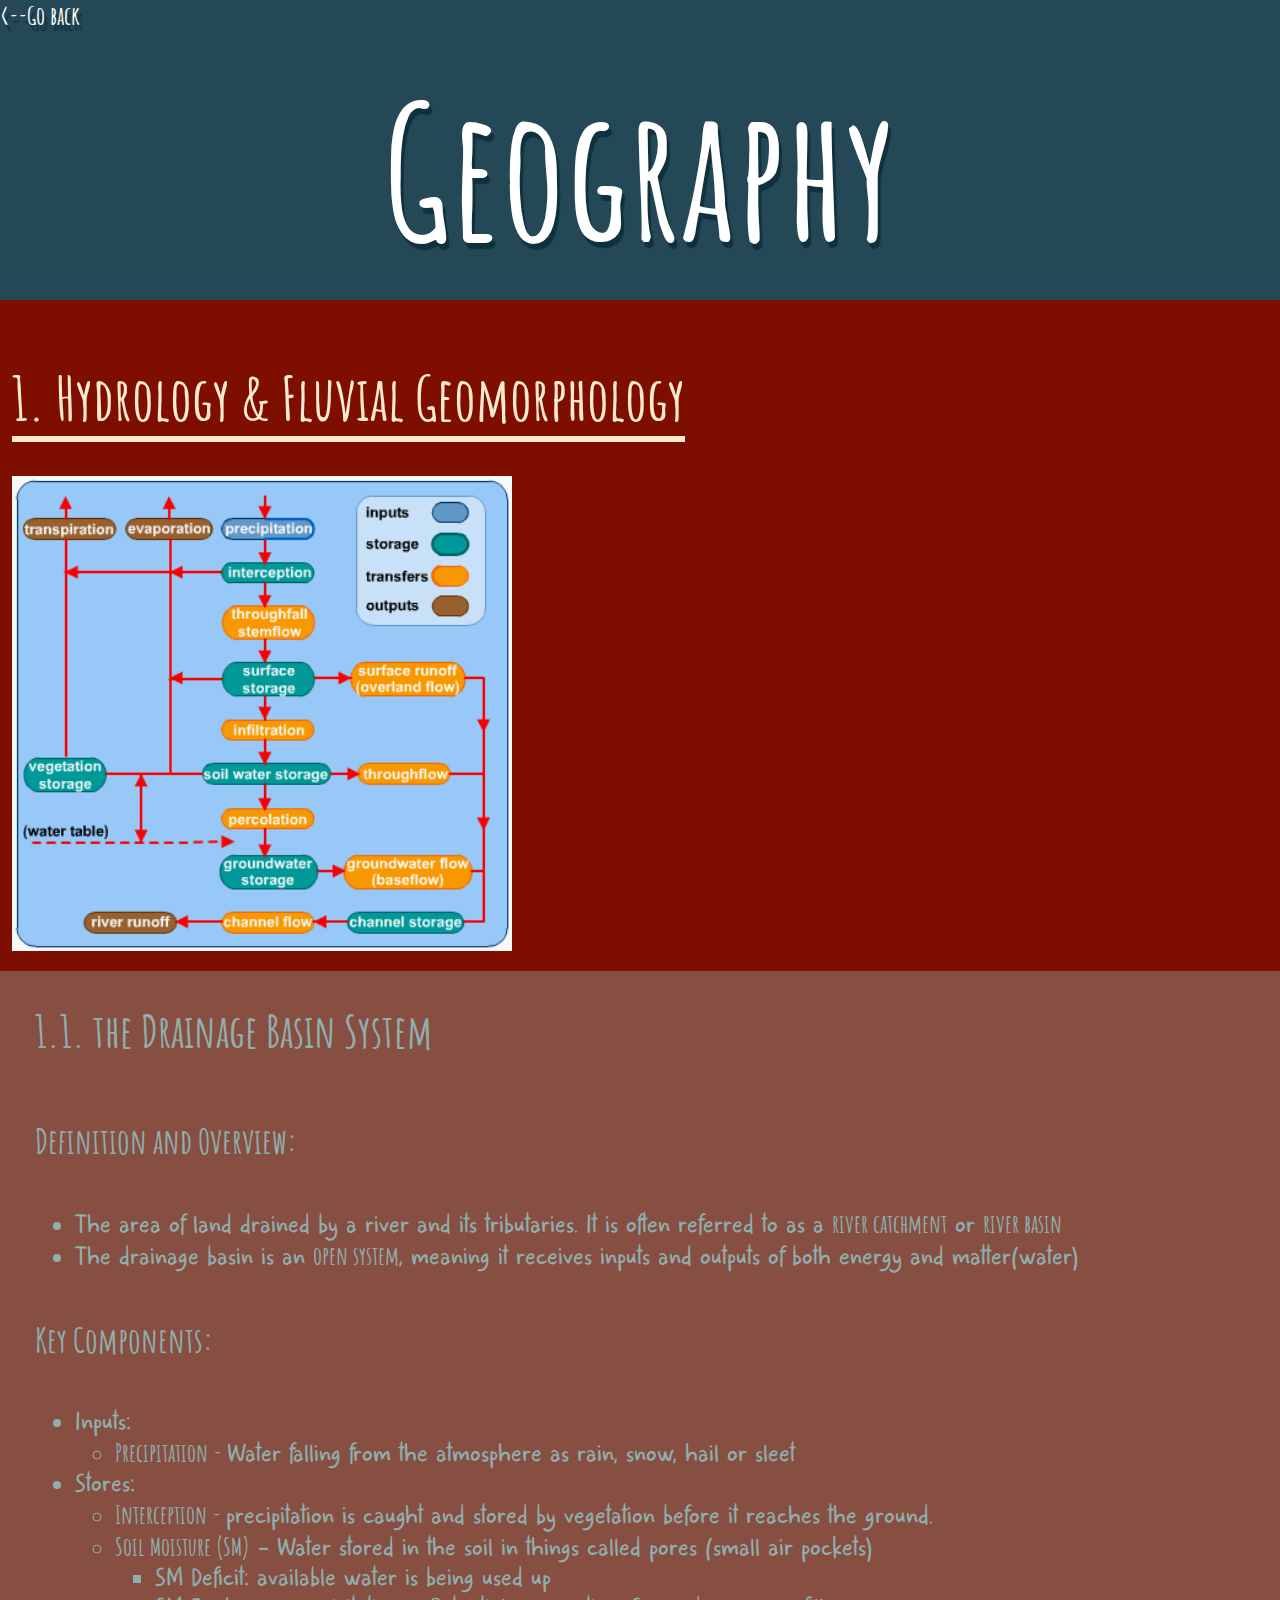
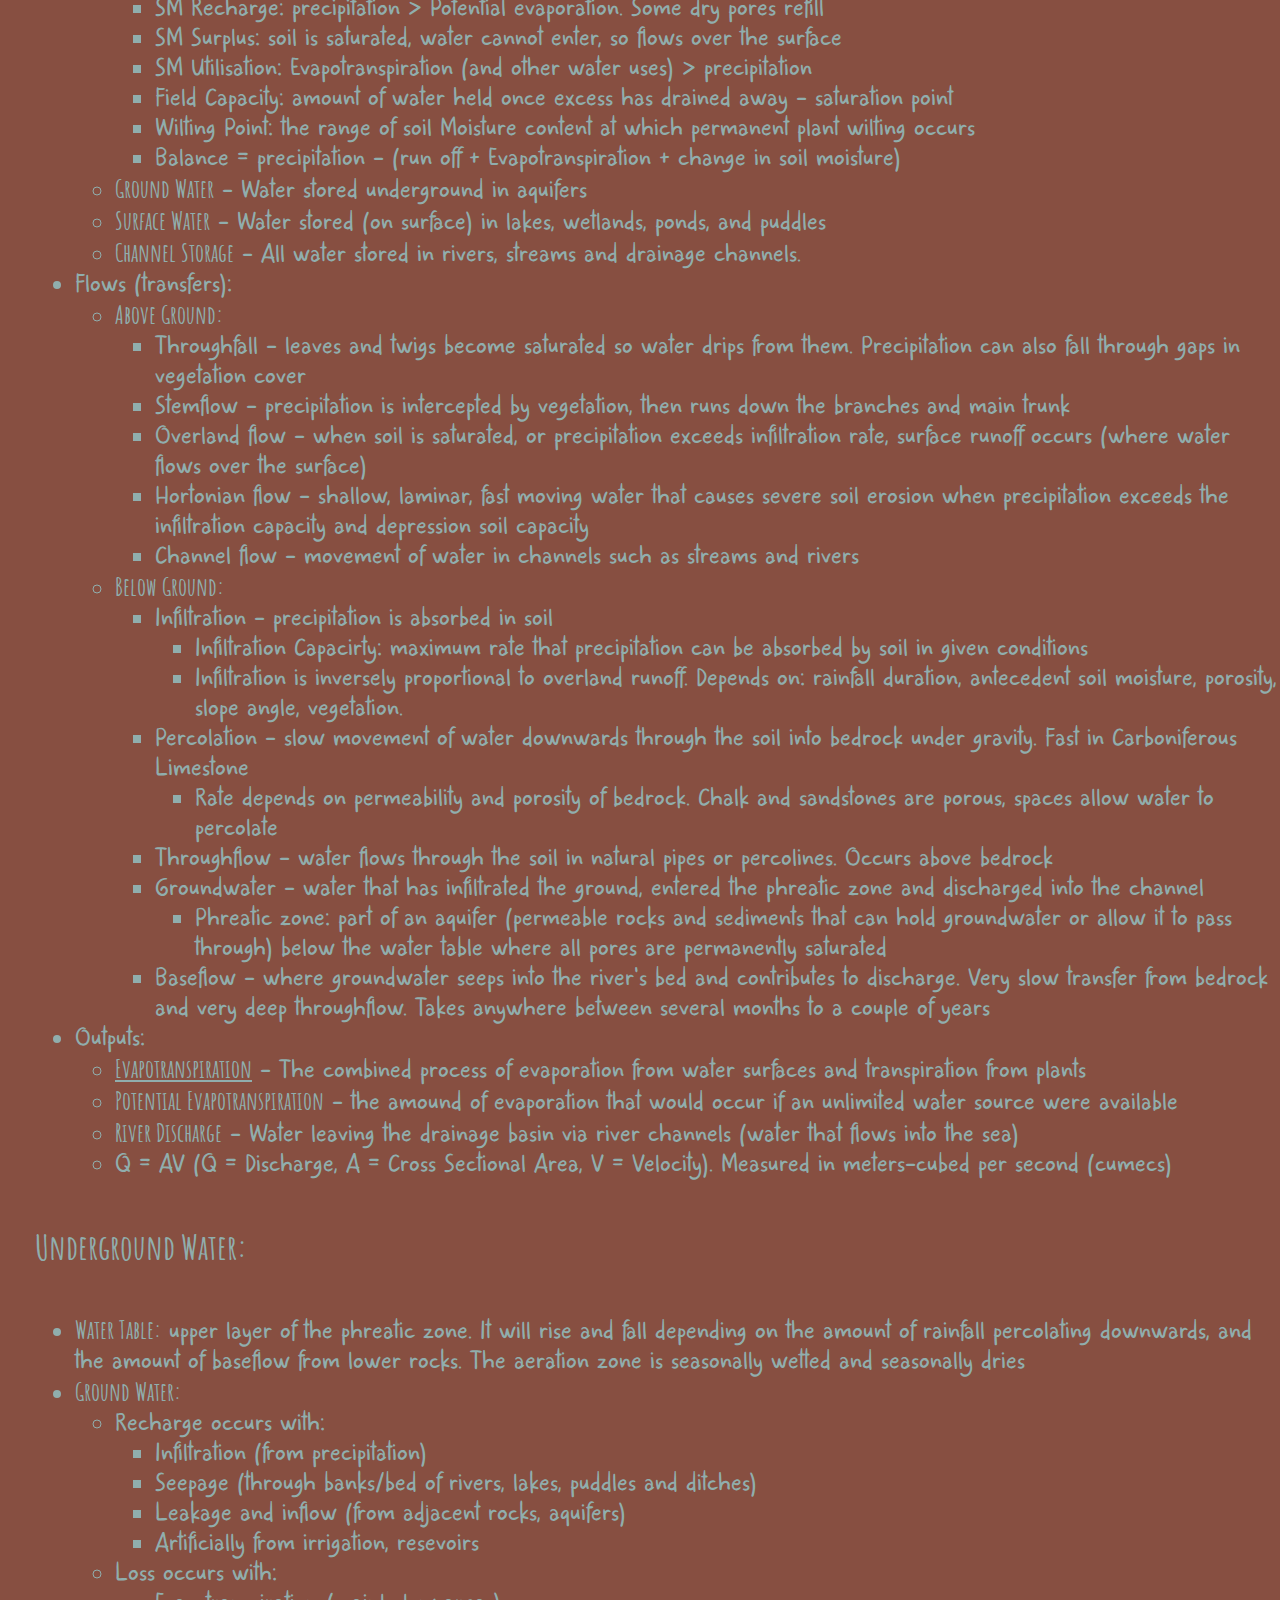
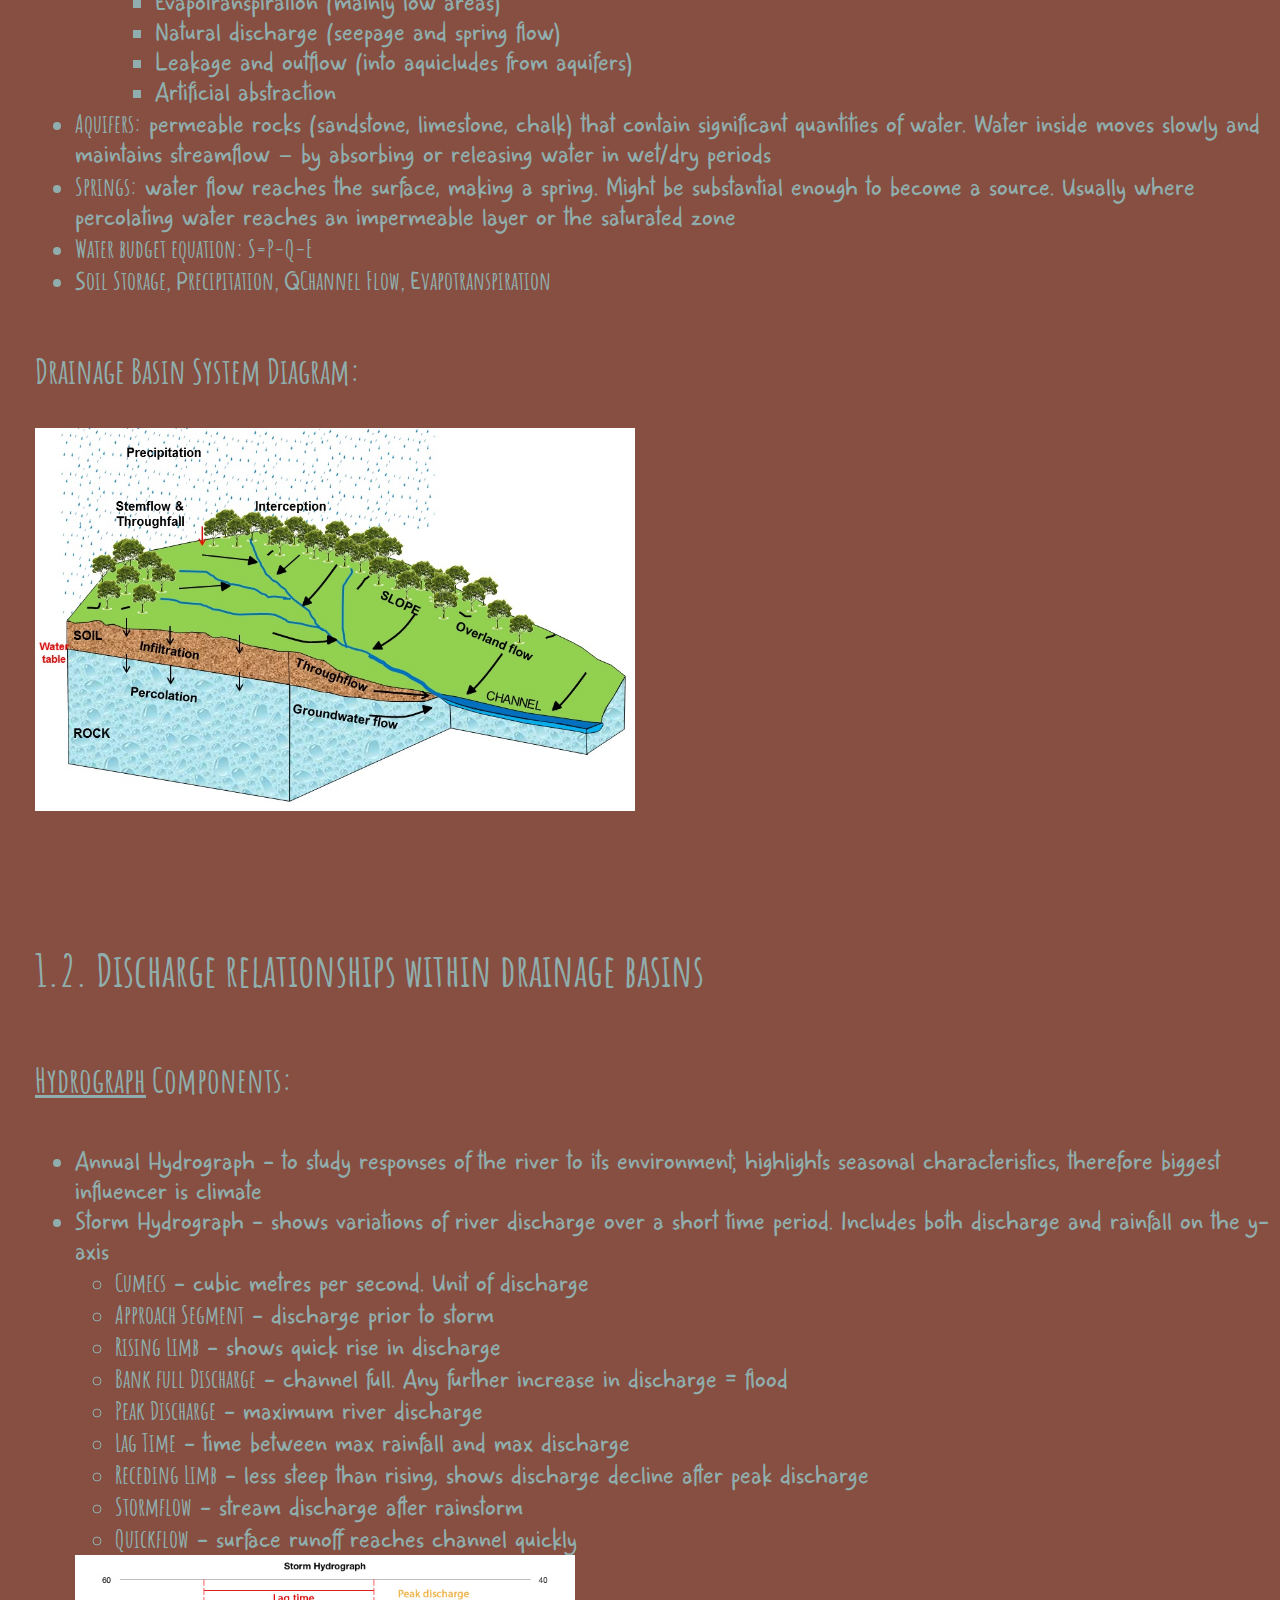
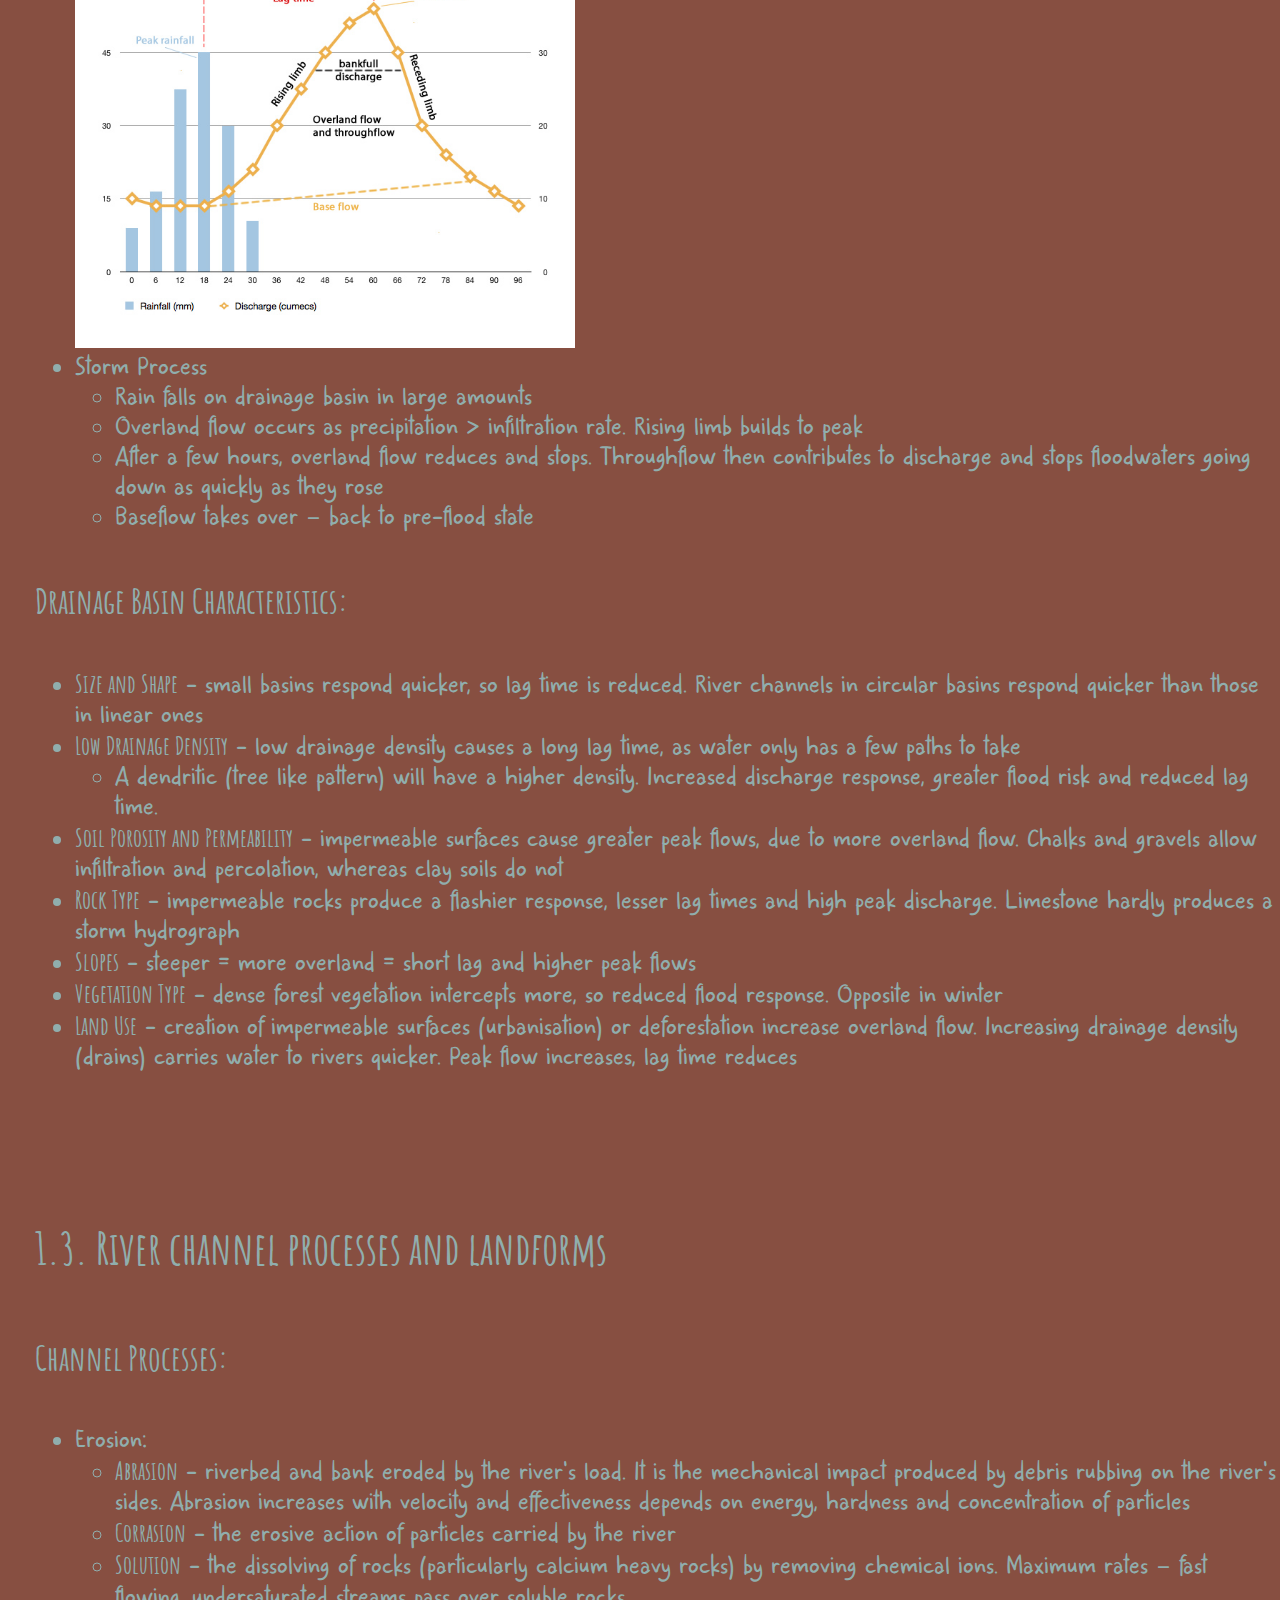
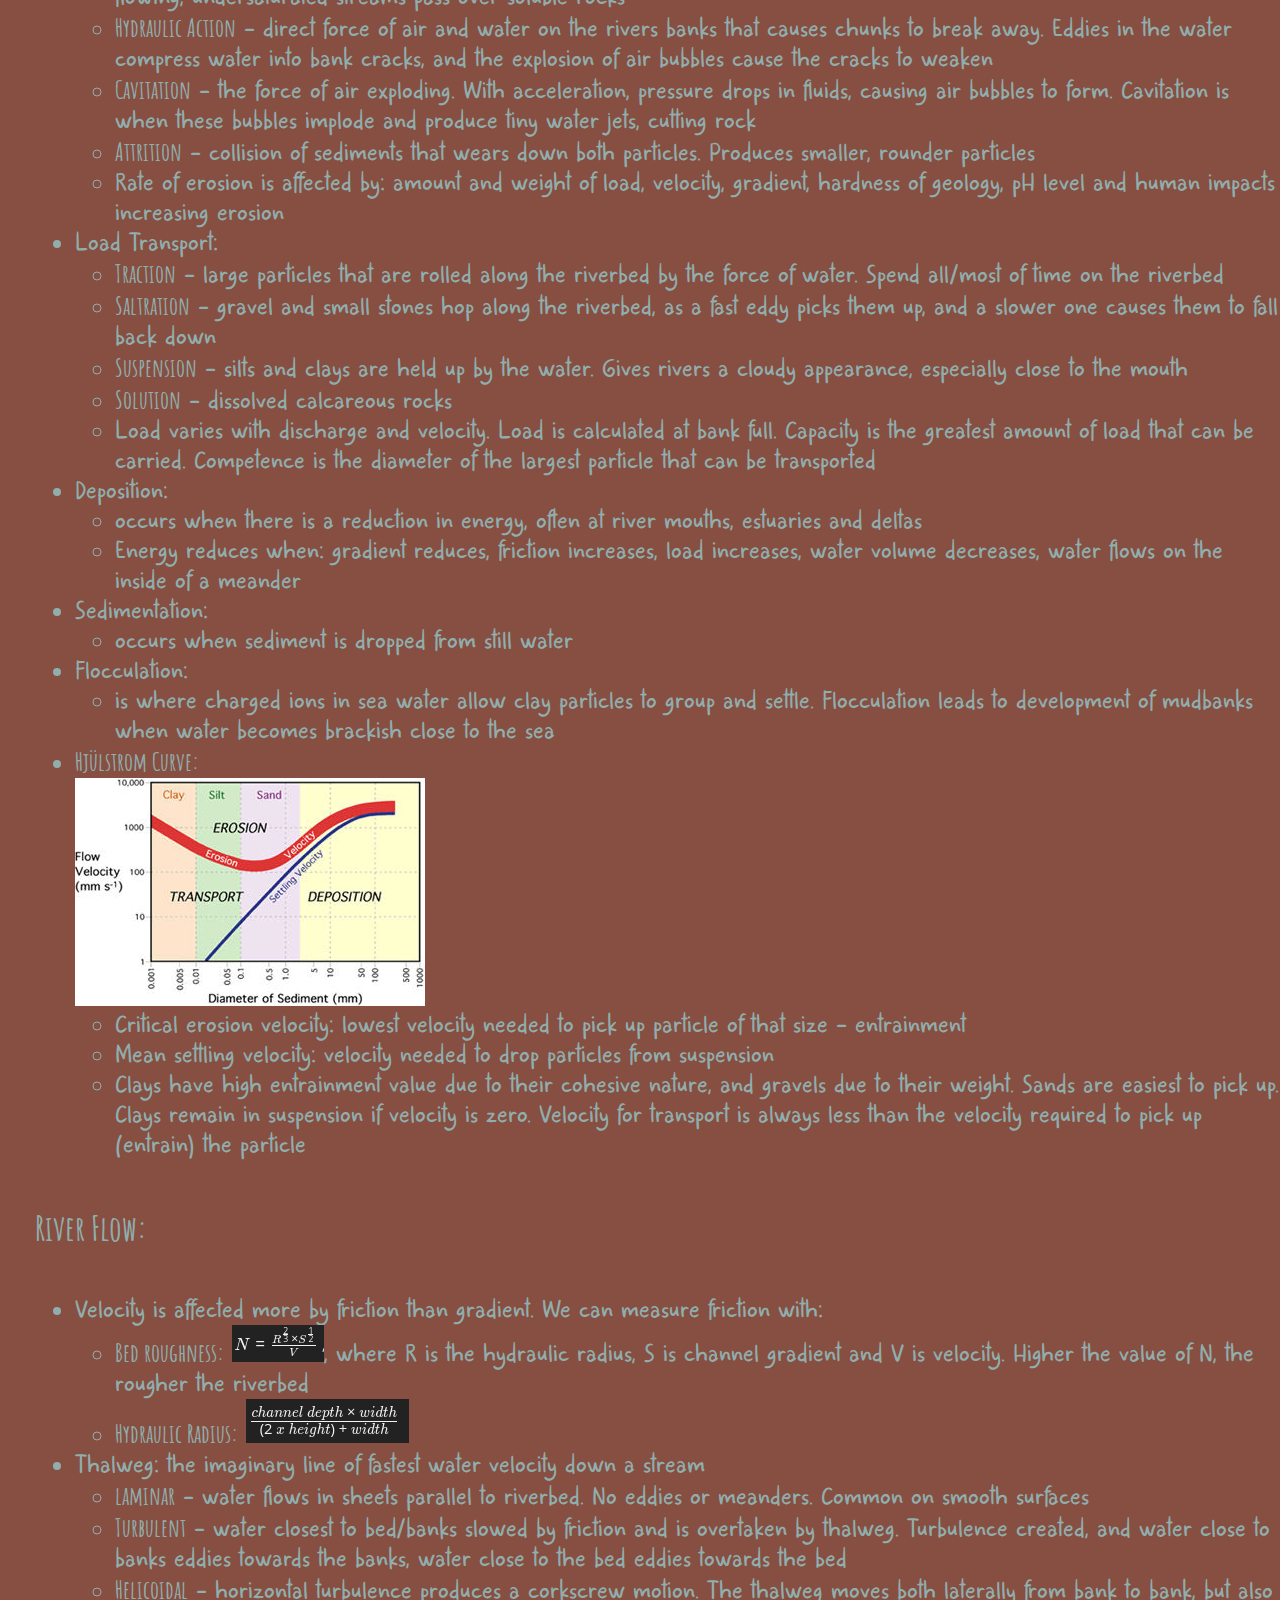
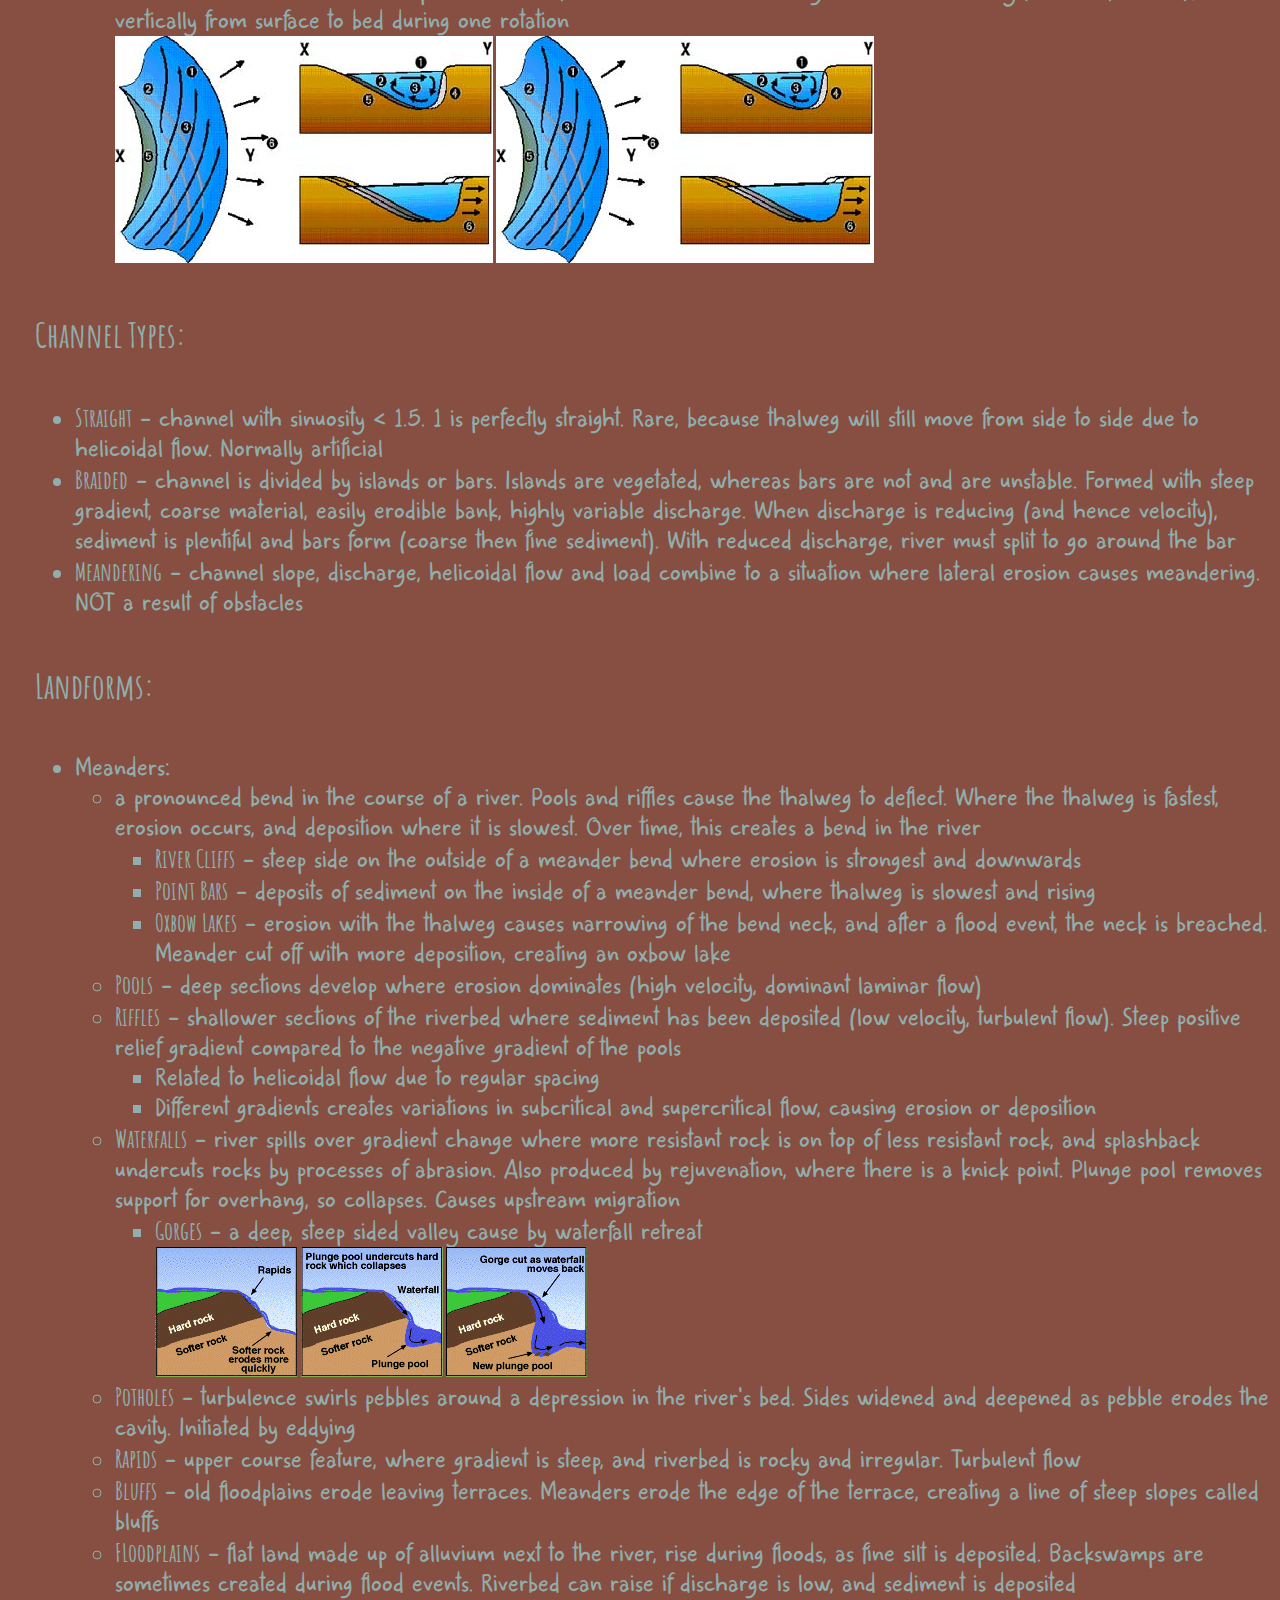
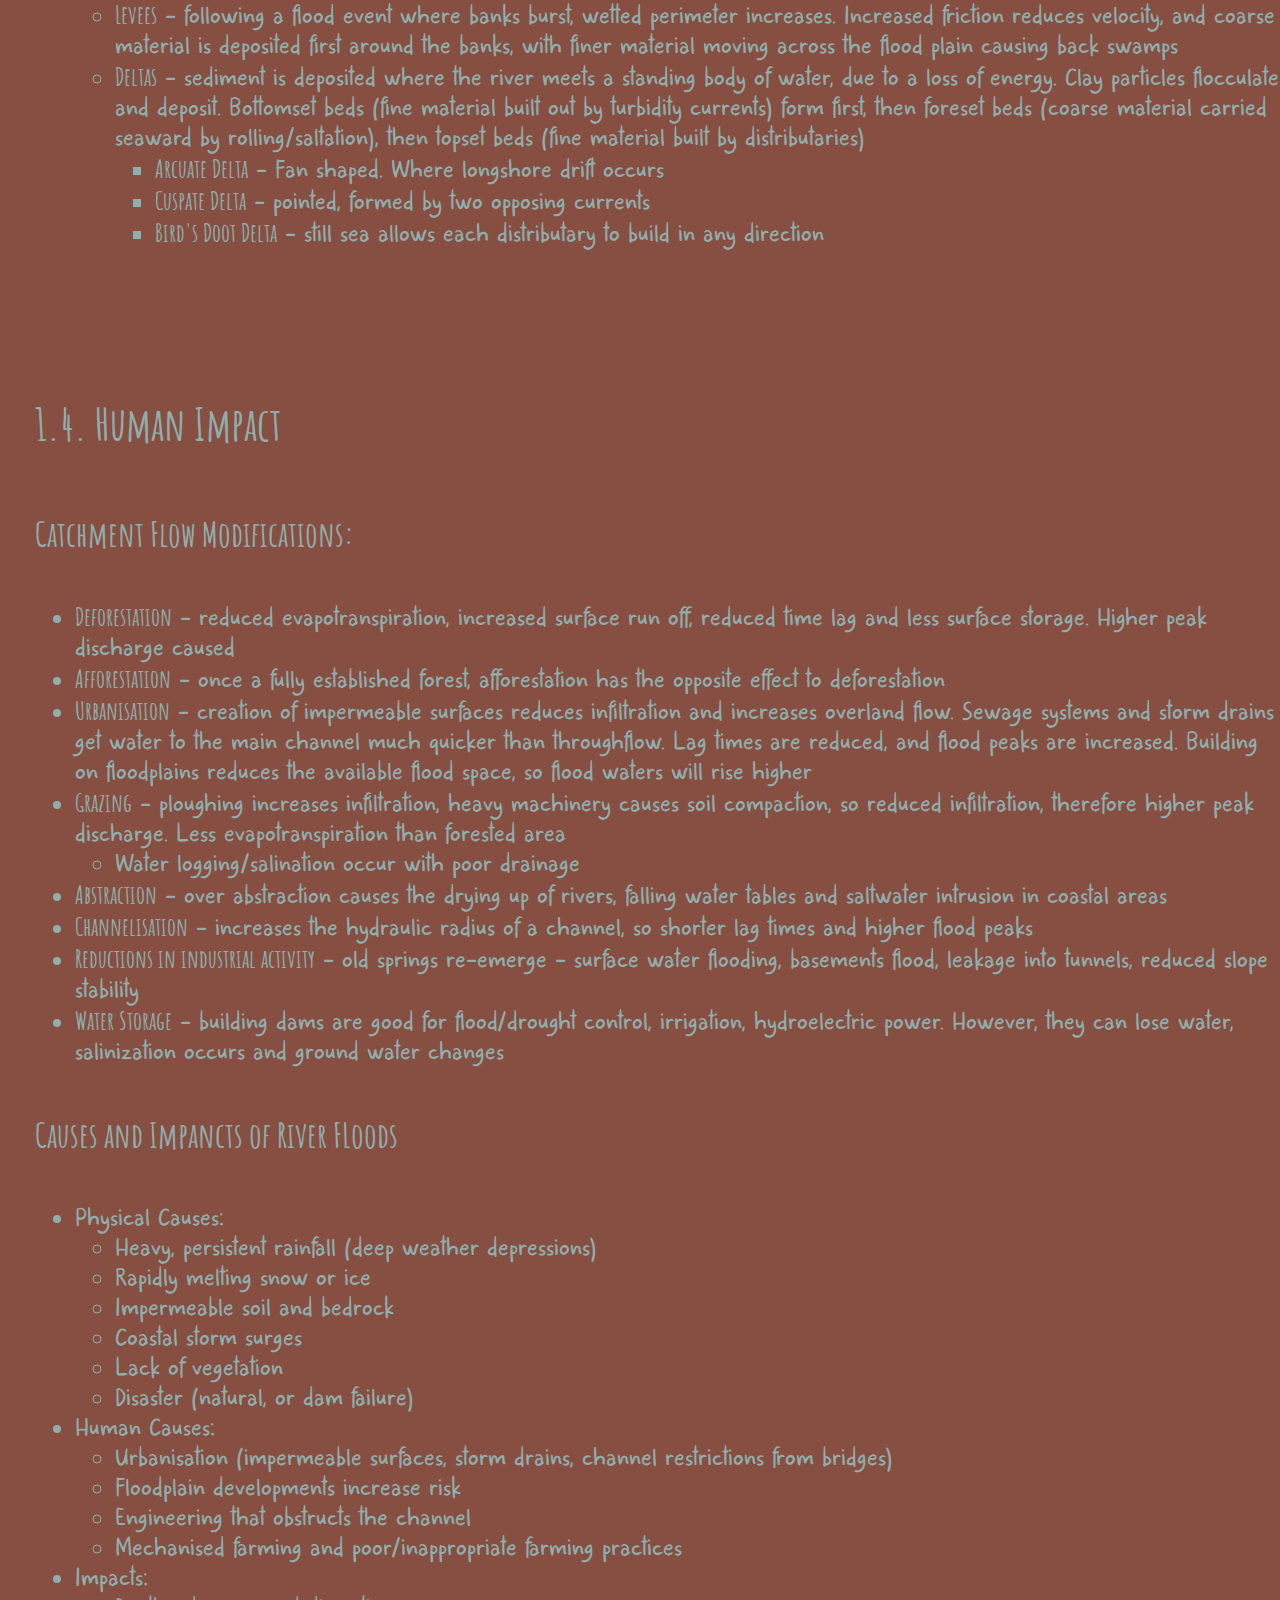
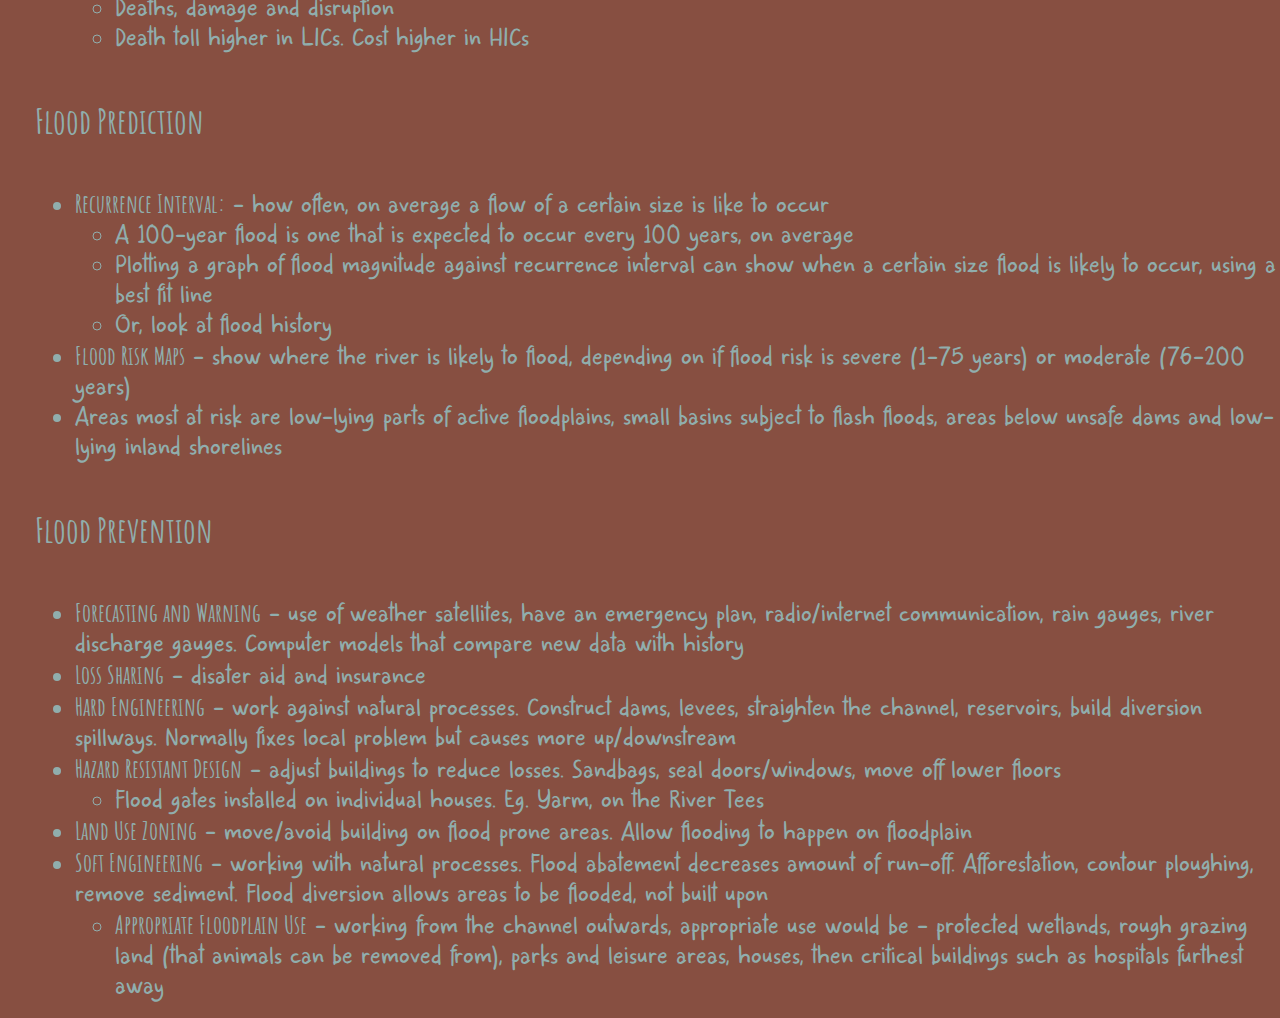
<file: Geo-Hydrology-Fluvial-Geomorphology.html>
<!DOCTYPE html>
<html lang="en">
<head>
    <meta charset="UTF-8">
    <meta name="viewport" content="width=device-width, initial-scale=1.0">
    <title>Hydrology & Fluvial Geomorphology</title>
    <link rel="stylesheet" href="style.css">
</head>
<body>
    <div class="topic-pages-header">
        <p class="go-back"><a href="geography.html"><--Go back</a></p>
        <h1 class="topic-pages-title">Geography</h1>
    </div>
    
    <div class="topic-header">
        <h1 class="hover-text" style="text-decoration: underline;" data-popup-content="Hydrology: 
        The scientific study of the properties and movement of our planet's water. 
        
        Fluvial Geomorphology: 
        the study of the interactions between the physical shapes of rivers, their water and sediment transport processes, and the landforms they create.">1. Hydrology & Fluvial Geomorphology</h1>

        <img src="assets/media/hydrology-fuvial-geomorphology.png" alt="" style="width: 500px; height: auto;">
    </div>
    <div class="popup-card" id="popupCard"></div>
    
    
    <div class="content">
        <h1 class="subtopics">1.1. the Drainage Basin System</h1>
        <h2>Definition and Overview:</h2>
        <ul>
            <li>The area of land drained by a river and its tributaries. It is often referred to as a <b>river catchment</b> or <strong>river basin</strong></li>
            <li>The drainage basin is an <b>open system</b>, meaning it receives inputs and outputs of both energy and matter(water)</li>
        </ul>
        <h2>Key Components:</h2>
        <ul>
            <li>Inputs:</li>
            <ul>
                <li><b>Precipitation - </b>Water falling from the atmosphere as rain, snow, hail or sleet</li>
            </ul>
            <li>Stores:</li>
            <ul>
                <li><b>Interception - </b>precipitation is caught and stored by vegetation before it reaches the ground.</li>
                <li><b>Soil Moisture (SM)</b> - Water stored in the soil in things called pores (small air pockets)</li>
                <ul>
                    <li>SM Deficit: available water is being used up</li>
                    <li>SM Recharge: precipitation > Potential evaporation. Some dry pores refill</li>
                    <li>SM Surplus: soil is saturated, water cannot enter, so flows over the surface</li>
                    <li>SM Utilisation: Evapotranspiration (and other water uses) > precipitation</li>
                    <li>Field Capacity: amount of water held once excess has drained away - saturation point</li>
                    <li>Wilting Point: the range of soil Moisture content at which permanent plant wilting occurs</li>
                    <li>Balance = precipitation - (run off + Evapotranspiration + change in soil moisture)</li>
                </ul>
                <li><b>Ground Water</b> - Water stored underground in aquifers</li>
                <li><b>Surface Water</b> - Water stored (on surface) in lakes, wetlands, ponds, and puddles</li>
                <li><b>Channel Storage</b> - All water stored in rivers, streams and drainage channels.</li>
            </ul>
            <li>Flows (transfers):</li>
            <ul>
                <li><b>Above Ground:</b></li>
                <ul>
                    <li>Throughfall - leaves and twigs become saturated so water drips from them. Precipitation can also fall through gaps in vegetation cover</li>
                    <li>Stemflow - precipitation is intercepted by vegetation, then runs down the branches and main trunk</li>
                    <li>Overland flow - when soil is saturated, or precipitation exceeds infiltration rate, surface runoff occurs (where water flows over the surface)</li>
                    <li>Hortonian flow - shallow, laminar, fast moving water that causes severe soil erosion when precipitation exceeds the infiltration capacity and depression soil capacity</li>
                    <li>Channel flow - movement of water in channels such as streams and rivers</li>
                </ul>
                <li><b>Below Ground:</b></li>
                <ul>
                    <li>Infiltration - precipitation is absorbed in soil</li>
                    <ul>
                        <li>Infiltration Capacirty: maximum rate that precipitation can be absorbed by soil in given conditions</li>
                        <li>Infiltration is inversely proportional to overland runoff. Depends on: rainfall duration, antecedent soil moisture, porosity, slope angle, vegetation.</li>
                    </ul>
                    <li>Percolation - slow movement of water downwards through the soil into bedrock under gravity. Fast in Carboniferous Limestone</li>
                    <ul>
                        <li>Rate depends on permeability and porosity of bedrock. Chalk and sandstones are porous, spaces allow water to percolate</li>
                    </ul>
                    <li>Throughflow - water flows through the soil in natural pipes or percolines. Occurs above bedrock</li>
                    <li>Groundwater - water that has infiltrated the ground, entered the phreatic zone and discharged into the channel</li>
                    <ul>
                        <li>Phreatic zone: part of an aquifer (permeable rocks and sediments that can hold groundwater or allow it to pass through) below the water table where all pores are permanently saturated</li>
                    </ul>
                    <li>Baseflow - where groundwater seeps into the river’s bed and contributes to discharge. Very slow transfer from bedrock and very deep throughflow. Takes anywhere between several months to a couple of years</li>

                </ul>  
            </ul>
            <li>Outputs:</li>
            <ul>
                <li><b style="text-decoration: underline;" class="hover-text" data-popup-content="Evaporation: 
                    liquid changes into water vapour, from puddles and streams. Rate of evaporation increases in hot, dry and windy conditions and with larger soil surface area.
                    
                    Transpiration: 
                    water is drawn up from the soil by the plant and leaves the plant as water vapour through tiny pores on the underside of the leaves’ known as stomata.
                ">Evapotranspiration</b> - The combined process of evaporation from water surfaces and transpiration from plants</li>
                <li><b>Potential Evapotranspiration</b> - the amound of evaporation that would occur if an unlimited water source were available</li>
                <li><b>River Discharge</b> - Water leaving the drainage basin via river channels (water that flows into the sea)</li>
                <li>Q = AV (Q = Discharge, A = Cross Sectional Area, V = Velocity). 
                    Measured in meters-cubed per second (cumecs)</li>
            </ul>
        </ul>
        <h2>Underground Water:</h2>
        <ul>
            <li><b>Water Table:</b> upper layer of the phreatic zone. It will rise and fall depending on the amount of rainfall percolating downwards, and the amount of baseflow from lower rocks. The aeration zone is seasonally wetted and seasonally dries</li>
            <li><b>Ground Water:</b></li>
            <ul>
                <li>Recharge occurs with:</li>
                <ul>
                    <li>Infiltration (from precipitation)</li>
                    <li>Seepage (through banks/bed of rivers, lakes, puddles and ditches)</li>
                    <li>Leakage and inflow (from adjacent rocks, aquifers)</li>
                    <li>Artificially from irrigation, resevoirs</li>
                </ul>
                <li>Loss occurs with:</li>
                <ul>
                    <li>Evapotranspiration (mainly low areas)</li>
                    <li>Natural discharge (seepage and spring flow)</li>
                    <li>Leakage and outflow (into aquicludes from aquifers)</li>
                    <li>Artificial abstraction</li>
                </ul>
            </ul>
            <li><b>Aquifers:</b> permeable rocks (sandstone, limestone, chalk) that contain significant quantities of water. Water inside moves slowly and maintains streamflow – by absorbing or releasing water in wet/dry periods</li>
            <li><b>Springs:</b> water flow reaches the surface, making a spring. Might be substantial enough to become a source. Usually where percolating water reaches an impermeable layer or the saturated zone</li>
            <li><b>Water budget equation: S=P−Q−E</b></li>
            <li>S<b>oil Storage, </b>P<b>recipitation, </b>Q<b>Channel Flow, </b>E<b>vapotranspiration</b></li>
        </ul>
        <h3 style="font-size: 35px;">Drainage Basin System Diagram:</h3>
        <img style="max-width: 600px;" src="./assets/media/drainage-basin-system.jpg" alt="">
<div>&nbsp;</div> 
<div>&nbsp;</div> 
<div>&nbsp;</div> 
<div>&nbsp;</div> 
<div>&nbsp;</div> 
    <h1 class="subtopics">1.2. Discharge relationships within drainage basins </h1>
    <h2><b style="text-decoration: underline;" class="hover-text" data-popup-content="A hydrograph plots river discharge against time, and shows the river’s regime. Used to understand nature of a drainage basin and factors that affect discharge">Hydrograph</b> Components:</h2>
    <ul>
        <li>Annual Hydrograph - to study responses of the river to its environment; highlights seasonal characteristics, therefore biggest influencer is climate</li>
        <li>Storm Hydrograph - shows variations of river discharge over a short time period. Includes both discharge and rainfall on the y-axis</li>
        <ul>
            <li><b>Cumecs</b> - cubic metres per second. Unit of discharge</li>
            <li><b>Approach Segment</b> - discharge prior to storm</li>
            <li><b>Rising Limb</b> - shows quick rise in discharge</li>
            <li><b>Bank full Discharge</b> - channel full. Any further increase in discharge = flood</li>
            <li><b>Peak Discharge</b> - maximum river discharge</li>
            <li><b>Lag Time</b> - time between max rainfall and max discharge</li>
            <li><b>Receding Limb</b> - less steep than rising, shows discharge decline after peak discharge</li>
            <li><b>Stormflow</b> - stream discharge after rainstorm</li>
            <li><b>Quickflow</b> - surface runoff reaches channel quickly</li>
        </ul>
        <img style="max-width: 500px;" src="./assets/media/hydrograph.png" alt="">
        <li>Storm Process</li>
        <ul>
            <li>Rain falls on drainage basin in large amounts</li>
            <li>Overland flow occurs as precipitation > infiltration rate. Rising limb builds to peak</li>
            <li>After a few hours, overland flow reduces and stops. Throughflow then contributes to discharge and stops floodwaters going down as quickly as they rose</li>
            <li>Baseflow takes over – back to pre-flood state</li>
        </ul>
    </ul>
    <h2>Drainage Basin Characteristics:</h2>
    <ul>
        <li><b>Size and Shape</b> - small basins respond quicker, so lag time is reduced. River channels in circular basins respond quicker than those in linear ones</li>
        <li><b>Low Drainage Density</b> - low drainage density causes a long lag time, as water only has a few paths to take</li>
        <ul>
            <li>A dendritic (tree like pattern) will have a higher density. Increased discharge response, greater flood risk and reduced lag time.</li>
        </ul>
        <li><b>Soil Porosity and Permeability</b> - impermeable surfaces cause greater peak flows, due to more overland flow. Chalks and gravels allow infiltration and percolation, whereas clay soils do not</li>
        <li><b>Rock Type</b> - impermeable rocks produce a flashier response, lesser lag times and high peak discharge. Limestone hardly produces a storm hydrograph</li>
        <li><b>Slopes</b> - steeper = more overland = short lag and higher peak flows</li>
        <li><b>Vegetation Type</b> - dense forest vegetation intercepts more, so reduced flood response. Opposite in winter</li>
        <li><b>Land Use</b> - creation of impermeable surfaces (urbanisation) or deforestation increase overland flow. Increasing drainage density (drains) carries water to rivers quicker. Peak flow increases, lag time reduces</li>
    </ul>
    <div>&nbsp;</div> 
    <div>&nbsp;</div> 
    <div>&nbsp;</div> 
    <div>&nbsp;</div> 
    <div>&nbsp;</div> 
    <h1 class="subtopics">1.3. River channel processes and landforms</h1>
    <h2>Channel Processes:</h2>
    <ul>
        <li>Erosion:</li>
        <ul>
            <li><b>Abrasion</b> - riverbed and bank eroded by the river’s load. It is the mechanical impact produced by debris rubbing on the river’s sides. Abrasion increases with velocity and effectiveness depends on energy, hardness and concentration of particles</li>
            <li><b>Corrasion</b> - the erosive action of particles carried by the river</li>
            <li><b>Solution</b> - the dissolving of rocks (particularly calcium heavy rocks) by removing chemical ions. Maximum rates – fast flowing, undersaturated streams pass over soluble rocks</li>
            <li><b>Hydraulic Action</b> - direct force of air and water on the rivers banks that causes chunks to break away. Eddies in the water compress water into bank cracks, and the explosion of air bubbles cause the cracks to weaken</li>
            <li><b> Cavitation</b> - the force of air exploding. With acceleration, pressure drops in fluids, causing air bubbles to form. Cavitation is when these bubbles implode and produce tiny water jets, cutting rock</li>
            <li><b> Attrition</b> - collision of sediments that wears down both particles. Produces smaller, rounder particles</li>
            <li>Rate of erosion is affected by: amount and weight of load, velocity, gradient, hardness of geology, pH level and human impacts increasing erosion</li>
        </ul>
        <li>Load Transport:</li>
        <ul>
            <li><b>Traction</b> - large particles that are rolled along the riverbed by the force of water. Spend all/most of time on the riverbed</li>
            <li><b>Saltration</b> - gravel and small stones hop along the riverbed, as a fast eddy picks them up, and a slower one causes them to fall back down</li>
            <li><b>Suspension</b> - silts and clays are held up by the water. Gives rivers a cloudy appearance, especially close to the mouth</li>
            <li><b>Solution</b> - dissolved calcareous rocks</li>
            <li>Load varies with discharge and velocity. Load is calculated at bank full. Capacity is the greatest amount of load that can be carried. Competence is the diameter of the largest particle that can be transported</li>
        </ul>
        <li>Deposition:</li>
        <ul>
            <li>occurs when there is a reduction in energy, often at river mouths, estuaries and deltas</li>
            <li>Energy reduces when: gradient reduces, friction increases, load increases, water volume decreases, water flows on the inside of a meander</li>
        </ul>
        <li>Sedimentation:</li>
        <ul>
            <li>occurs when sediment is dropped from still water</li>
        </ul>
        <li>Flocculation:</li>
        <ul>
            <li>is where charged ions in sea water allow clay particles to group and settle. Flocculation leads to development of mudbanks when water becomes brackish close to the sea</li>
        </ul>
        <li><b>Hjülstrom Curve:</b></li>
        <img src="./assets/media/hjuelstrom curve.png" alt="">
        <ul>
            <li>Critical erosion velocity: lowest velocity needed to pick up particle of that size - entrainment</li>
            <li>Mean settling velocity: velocity needed to drop particles from suspension</li>
            <li>Clays have high entrainment value due to their cohesive nature, and gravels due to their weight. Sands are easiest to pick up. Clays remain in suspension if velocity is zero. Velocity for transport is always less than the velocity required to pick up (entrain) the particle</li>
        </ul>
    </ul>
<h2>River Flow:</h2>
<ul>
    <li>Velocity is affected more by friction than gradient. We can measure friction with:</li>
    <ul>
        <li><b>Bed roughness:</b> <img src="assets/media/Bed roughness.png" alt="">, where R is the hydraulic radius, S is channel gradient and V is velocity. Higher the value of N, the rougher the riverbed</li>
        <li><b>Hydraulic Radius:</b> <img src="assets/media/Hydraulic radius.png" alt=""></li>
    </ul>
    <li>Thalweg: the imaginary line of fastest water velocity down a stream</li>
    <ul>
        <li><b>laminar</b> - water flows in sheets parallel to riverbed. No eddies or meanders. Common on smooth surfaces</li>
        <li><b>Turbulent</b> - water closest to bed/banks slowed by friction and is overtaken by thalweg. Turbulence created, and water close to banks eddies towards the banks, water close to the bed eddies towards the bed</li>
        <li><b>Helicoidal</b> - horizontal turbulence produces a corkscrew motion. The thalweg moves both laterally from bank to bank, but also vertically from surface to bed during one rotation</li>
        <img src="assets/media/River flow 1.png" alt="">
        <img src="assets/media/River flow 2.png" alt="">
    </ul>
</ul>
<h2>Channel Types:</h2>
<ul>
    <li><b>Straight</b> - channel with sinuosity < 1.5. 1 is perfectly straight. Rare, because thalweg will still move from side to side due to helicoidal flow. Normally artificial</li>
    <li><b>Braided</b> - channel is divided by islands or bars. Islands are vegetated, whereas bars are not and are unstable. Formed with steep gradient, coarse material, easily erodible bank, highly variable discharge. When discharge is reducing (and hence velocity), sediment is plentiful and bars form (coarse then fine sediment). With reduced discharge, river must split to go around the bar</li>
    <li><b>Meandering</b> - channel slope, discharge, helicoidal flow and load combine to a situation where lateral erosion causes meandering. NOT a result of obstacles</li>
</ul>
<h2>Landforms:</h2>
<ul>
    <li>Meanders:</li>
    <ul>
        <li>a pronounced bend in the course of a river. Pools and riffles cause the thalweg to deflect. Where the thalweg is fastest, erosion occurs, and deposition where it is slowest. Over time, this creates a bend in the river</li>
        <ul>
            <li><b>River Cliffs</b> - steep side on the outside of a meander bend where erosion is strongest and downwards</li>
            <li><b>Point Bars</b> - deposits of sediment on the inside of a meander bend, where thalweg is slowest and rising</li>
            <li><b>Oxbow Lakes</b> - erosion with the thalweg causes narrowing of the bend neck, and after a flood event, the neck is breached. Meander cut off with more deposition, creating an oxbow lake</li>
        </ul>
        <li><b>Pools</b> - deep sections develop where erosion dominates (high velocity, dominant laminar flow)</li>
        <li><b>Riffles</b> - shallower sections of the riverbed where sediment has been deposited (low velocity, turbulent flow). Steep positive relief gradient compared to the negative gradient of the pools</li>
        <ul>
            <li>Related to helicoidal flow due to regular spacing</li>
            <li>Different gradients creates variations in subcritical and supercritical flow, causing erosion or deposition</li>
        </ul>
        <li><b>Waterfalls</b> - river spills over gradient change where more resistant rock is on top of less resistant rock, and splashback undercuts rocks by processes of abrasion. Also produced by rejuvenation, where there is a knick point. Plunge pool removes support for overhang, so collapses. Causes upstream migration</li>
        <ul>
            <li><b>Gorges</b> - a deep, steep sided valley cause by waterfall retreat</li>
            <img src="assets/media/gorges.png" alt="">
        </ul>
        <li><b>Potholes</b> - turbulence swirls pebbles around a depression in the river’s bed. Sides widened and deepened as pebble erodes the cavity. Initiated by eddying</li>
        <li><b>Rapids</b> - upper course feature, where gradient is steep, and riverbed is rocky and irregular. Turbulent flow</li>
        <li><b>Bluffs</b> - old floodplains erode leaving terraces. Meanders erode the edge of the terrace, creating a line of steep slopes called bluffs</li>
        <li><b>FLoodplains</b> - flat land made up of alluvium next to the river, rise during floods, as fine silt is deposited. Backswamps are sometimes created during flood events. Riverbed can raise if discharge is low, and sediment is deposited</li>
        <li><b>Levees</b> - following a flood event where banks burst, wetted perimeter increases. Increased friction reduces velocity, and coarse material is deposited first around the banks, with finer material moving across the flood plain causing back swamps</li>
        <li><b>Deltas</b> - sediment is deposited where the river meets a standing body of water, due to a loss of energy. Clay particles flocculate and deposit. Bottomset beds (fine material built out by turbidity currents) form first, then foreset beds (coarse material carried seaward by rolling/saltation), then topset beds (fine material built by distributaries)</li>
        <ul>
            <li><b>Arcuate Delta</b> - Fan shaped. Where longshore drift occurs</li>
            <li><b>Cuspate Delta</b> - pointed, formed by two opposing currents</li>
            <li><b>Bird's Doot Delta</b> - still sea allows each distributary to build in any direction</li>
        </ul>
    </ul>
</ul>
<div>&nbsp;</div> 
<div>&nbsp;</div> 
<div>&nbsp;</div> 
<div>&nbsp;</div> 
<div>&nbsp;</div> 
<h1 class="subtopics">1.4. Human Impact</h1>
<h2>Catchment Flow Modifications:</h2>
<ul>
    <li><b>Deforestation</b> - reduced evapotranspiration, increased surface run off, reduced time lag and less surface storage. Higher peak discharge caused</li>
    <li><b>Afforestation</b> - once a fully established forest, afforestation has the opposite effect to deforestation</li>
    <li><b>Urbanisation</b> - creation of impermeable surfaces reduces infiltration and increases overland flow. Sewage systems and storm drains get water to the main channel much quicker than throughflow. Lag times are reduced, and flood peaks are increased. Building on floodplains reduces the available flood space, so flood waters will rise higher</li>
    <li><b>Grazing</b> - ploughing increases infiltration, heavy machinery causes soil compaction, so reduced infiltration, therefore higher peak discharge. Less evapotranspiration than forested area</li>
    <ul>
        <li>Water logging/salination occur with poor drainage</li>
    </ul>
    <li><b>Abstraction</b> - over abstraction causes the drying up of rivers, falling water tables and saltwater intrusion in coastal areas</li>
    <li><b>Channelisation</b> - increases the hydraulic radius of a channel, so shorter lag times and higher flood peaks</li>
    <li><b>Reductions in industrial activity</b> - old springs re-emerge - surface water flooding, basements flood, leakage into tunnels, reduced slope stability</li>
    <li><b>Water Storage</b> - building dams are good for flood/drought control, irrigation, hydroelectric power. However, they can lose water, salinization occurs and ground water changes</li>
</ul>
<h2>Causes and Impancts of River FLoods</h2>
<ul>
    <li>Physical Causes:</li>
    <ul>
        <li>Heavy, persistent rainfall (deep weather depressions)</li>
        <li>Rapidly melting snow or ice</li>
        <li>Impermeable soil and bedrock</li>
        <li>Coastal storm surges</li>
        <li>Lack of vegetation</li>
        <li>Disaster (natural, or dam failure)</li>
    </ul>
    <li>Human Causes:</li>
    <ul>
        <li>Urbanisation (impermeable surfaces, storm drains, channel restrictions from bridges)</li>
        <li>Floodplain developments increase risk</li>
        <li>Engineering that obstructs the channel</li>
        <li>Mechanised farming and poor/inappropriate farming practices</li>
    </ul>
    <li>Impacts:</li>
    <ul>
        <li>Deaths, damage and disruption</li>
        <li>Death toll higher in LICs. Cost higher in HICs</li>
    </ul>
</ul>
<h2>Flood Prediction</h2>
<ul>
    <li><b>Recurrence Interval:</b> - how often, on average a flow of a certain size is like to occur</li>
    <ul>
        <li>A 100-year flood is one that is expected to occur every 100 years, on average</li>
        <li>Plotting a graph of flood magnitude against recurrence interval can show when a certain size flood is likely to occur, using a best fit line</li>
        <li>Or, look at flood history</li>
    </ul>
    <li><b>Flood Risk Maps</b> - show where the river is likely to flood, depending on if flood risk is severe (1-75 years) or moderate (76-200 years)</li>
    <li>Areas most at risk are low-lying parts of active floodplains, small basins subject to flash floods, areas below unsafe dams and low-lying inland shorelines</li>
</ul>
<h2>Flood Prevention</h2>
<ul>
    <li><b>Forecasting and Warning</b> - use of weather satellites, have an emergency plan, radio/internet communication, rain gauges, river discharge gauges. Computer models that compare new data with history</li>
    <li><b>Loss Sharing</b> - disater aid and insurance</li>
    <li><b>Hard Engineering</b> - work against natural processes. Construct dams, levees, straighten the channel, reservoirs, build diversion spillways. Normally fixes local problem but causes more up/downstream</li>
    <li><b>Hazard Resistant Design</b> - adjust buildings to reduce losses. Sandbags, seal doors/windows, move off lower floors</li>
    <ul>
        <li>Flood gates installed on individual houses. Eg. Yarm, on the River Tees</li>
    </ul>
    <li><b>Land Use Zoning</b> - move/avoid building on flood prone areas. Allow flooding to happen on floodplain</li>
    <li><b>Soft Engineering</b> - working with natural processes. Flood abatement decreases amount of run-off. Afforestation, contour ploughing, remove sediment. Flood diversion allows areas to be flooded, not built upon</li>
    <ul>
        <li><b>Appropriate Floodplain Use</b> - working from the channel outwards, appropriate use would be - protected wetlands, rough grazing land (that animals can be removed from), parks and leisure areas, houses, then critical buildings such as hospitals furthest away</li>
    </ul>
</ul>
    </div>
    <script src="script.js"></script>

</body>
</html>
</file>
<file: style.css>
@font-face {
    font-family: 'Amatic SC';
    src:url('./assets/fonts/AmaticSC/AmaticSC-Bold.woff2') format('woff2'),
        url('./assets/fonts/AmaticSC/AmaticSC-Bold.woff') format('woff'),
        url('./assets/fonts/AmaticSC/AmaticSC-Bold.ttf') format('truetype');
    font-weight: 700;
    font-style: normal;
  }

@font-face {
    font-family: 'Shifty-notes';
    src: url('./assets/fonts/Shifty-notes/OneStory.otf') format('truetype');
}

body {
    background-color: #010513;
    margin: 0;
    padding: 0;
}

* {
    font-family: 'Amatic SC', 'Courier New', Courier, monospace;
}

/* Homepage */
 header {
    height: 500px;
    position: relative; 
    width: 100%;
    overflow: hidden; 
    display: flex;
    justify-content: start;
 }

.background-video {
    position: absolute;
    top: 0;
    left: 0;
    width: 100%;
    height: 100%;
    object-fit: cover; 
    z-index: -1; 
}

@keyframes fadefromtop {
    0% {
        opacity: 0;
    }
    100% {
        opacity: 1;
    }
}

.text-overlay {
    position: absolute;
    top: 50%;
    left: 50%;
    transform: translate(-100%, -80%);
    color: white;
    text-align: center;
    z-index: 1;
    font-size: 70px;
    text-shadow: 3px 6px 1px #0f313d;
    animation: fadefromtop 1s ease-in forwards;
}

.subjects {
    height: auto;
    position: relative;
    display: flex;
    justify-content: center;
    align-items: center;
    margin-bottom: 400px;
}

.icons {
    display: flex;
    height: 300px;
    width: 300px;
    margin-top: 200px;
}


/* Geography Page */
.page-header {
    font-weight: 900px;
    font-size: 90px;
    display: flex;
    justify-content: center;
    flex-direction: column;
    align-items: center;
    height: 300px;
    background-color: #244855;
    color: white;
    text-shadow: 3px 6px 1px #0f313d;
}

.topic-pages-header {
    font-weight: 900px;
    font-size: 90px;
    display: flex;
    flex-direction: column;
    align-items: center;
    height: 300px;
    background-color: #244855;
    color: white;
    text-shadow: 3px 6px 1px #0f313d;
}

.topic-pages-title {
    margin-top: 0px;
}

.go-back {
    margin-top: 0px;
    font-family: 'Courier New', Courier, monospace;
    font-size: 25px;
    align-self: baseline;
}

.topic-header {
    display: flex;
    flex-direction: column;
    background-color: #7e0f00;
    color: #FBE9D0;
    font-size: 30px;
    padding: 20px;
    padding-left: 12px;
    text-decoration: underline;
    text-underline-offset: 15px;
}

.content {
    background-color: #874F41;
    color: #90AEAD;
    padding-left: 25px;
    padding: 1px;
    padding-left: 35px;
    display: flex;
    flex-direction: column;
}

 .subtopics {
    font-size: 45px;
 }

h2 {
    font-size: 35px;
}

li {
    font-family: 'Shifty-notes', Courier, monospace;
    font-size: 25px;
}



.hover-text {
    display: inline-block;
    position: relative;
    cursor: pointer;
    align-self: flex-start;
  }
  
  .popup-card {
    font-size: 30px;
    display: none;
    position: absolute;
    background-color: white;
    border: 1px solid #ccc;
    padding: 10px;
    box-shadow: 0 4px 8px rgba(0, 0, 0, 0.1);
    z-index: 1000;
    max-width: 400px; /* Set a max width if needed */
  }
  

.topic-grid {
    background-color: #874F41;
    color: #90AEAD;
    padding: 15px;
    display: flex;
    flex-direction: row;
    flex-wrap: wrap;
    justify-content: center;
}

a {
    text-decoration: none;
    color: white;
}

.topic-item {
    position: relative;
    display: inline-block; /* Keeps container size based on content */
    width: 300px; /* Set your preferred width */
    height: 300px; /* Set your preferred height */
    margin: 10px;
}

.topic-item-image {
    width: 100%;
    height: 100%;
    display: block; /* Removes extra space below image */
    object-fit: cover;
    border-radius: 20px;
    transition: transform 0.8s cubic-bezier(0.25, 0.1, 0.25, 1); /* Smooth zoom effect */
}

.centered-text {
    position: absolute;
    top: 50%;
    left: 50%;
    transform: translate(-50%, -50%); /* Centers the text */
    color: white;
    font-size: 38px; /* Adjust text size as needed */
    font-weight: bold;
    text-align: center;
    z-index: 1; /* Ensures the text is above the overlay */
}

.overlay {
    position: absolute;
    top: 0;
    left: 0;
    width: 100%;
    height: 100%;
    background-color: rgba(0, 0, 0, 0.3); /* Black with 60% opacity */
    border-radius: 20px;
    transition: transform 0.8s cubic-bezier(0.25, 0.1, 0.25, 1); /* Smooth zoom effect */
}

/* Zoom effect on hover */
.topic-item:hover img {
    transform: scale(1.1); /* Scales the image by 10% */
}
.topic-item:hover .overlay {
    transform: scale(1.1); /* Scales the image by 10% */
}
</file>
